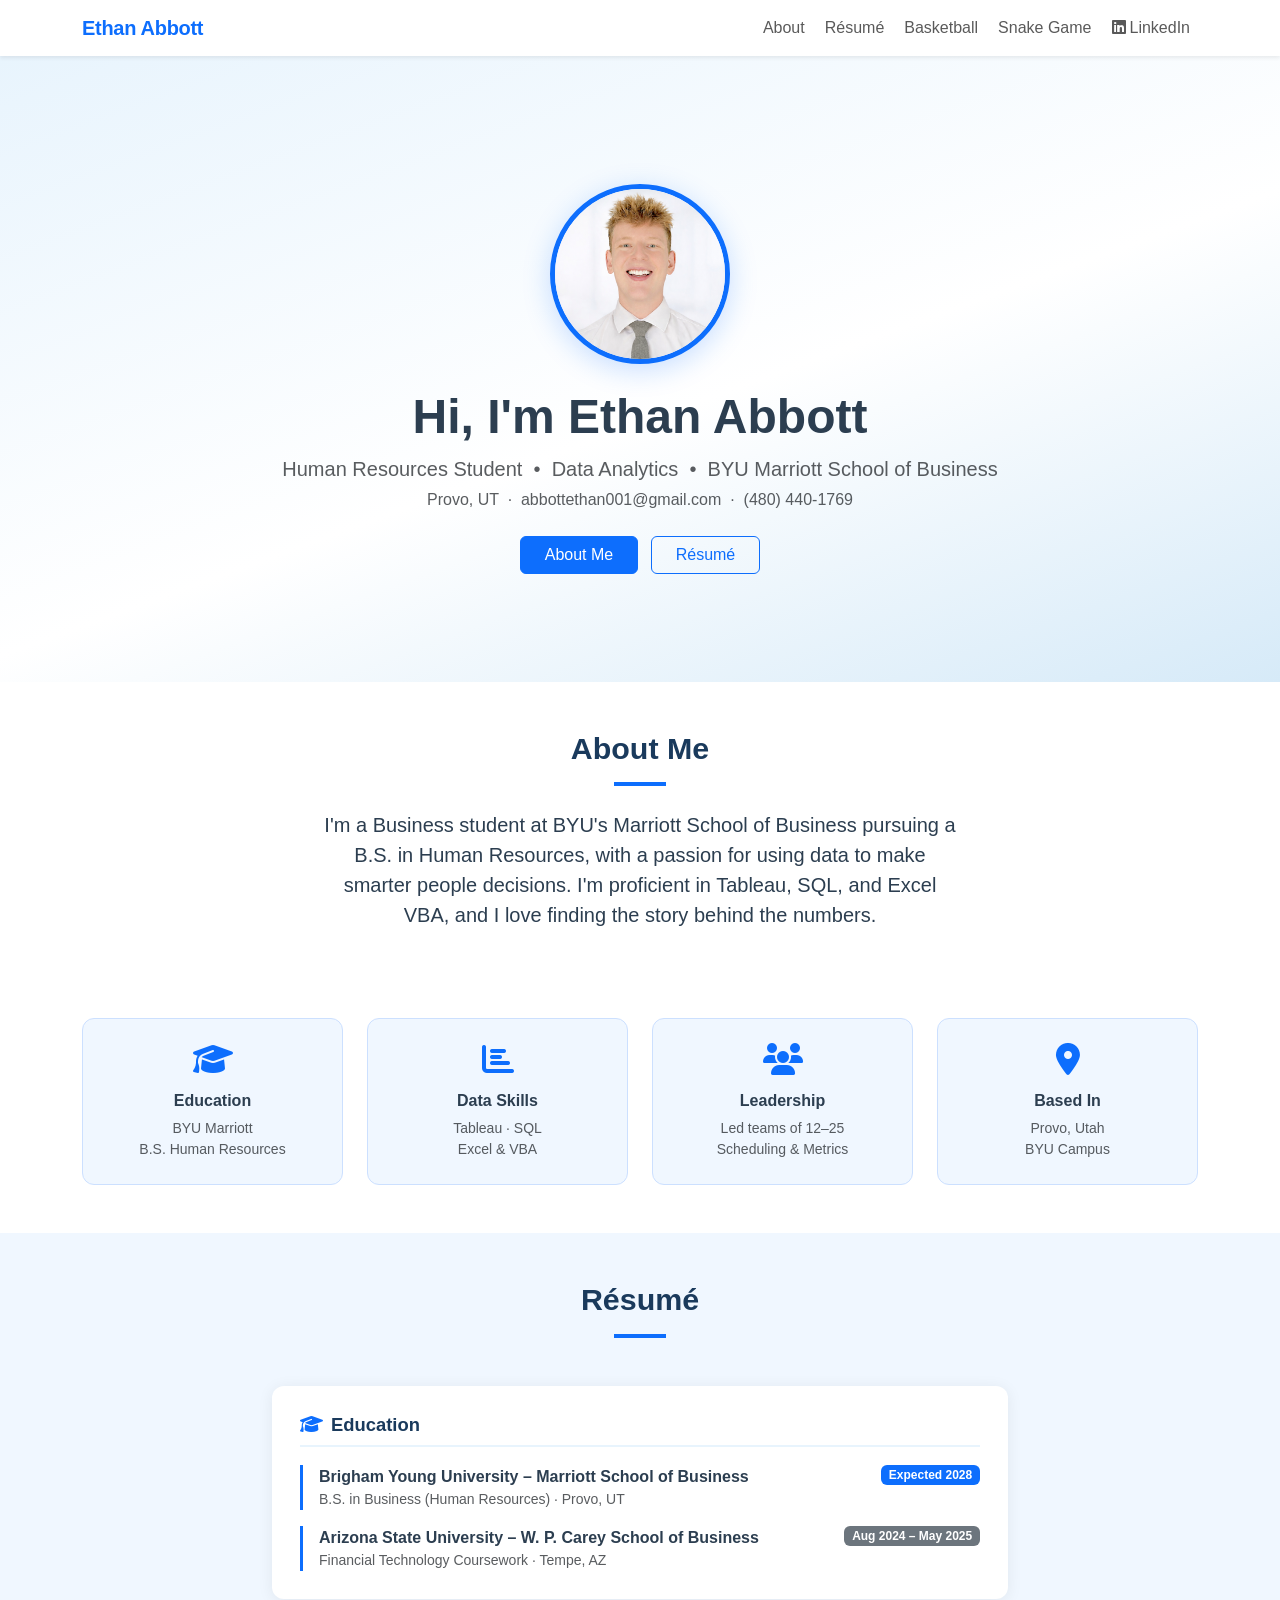
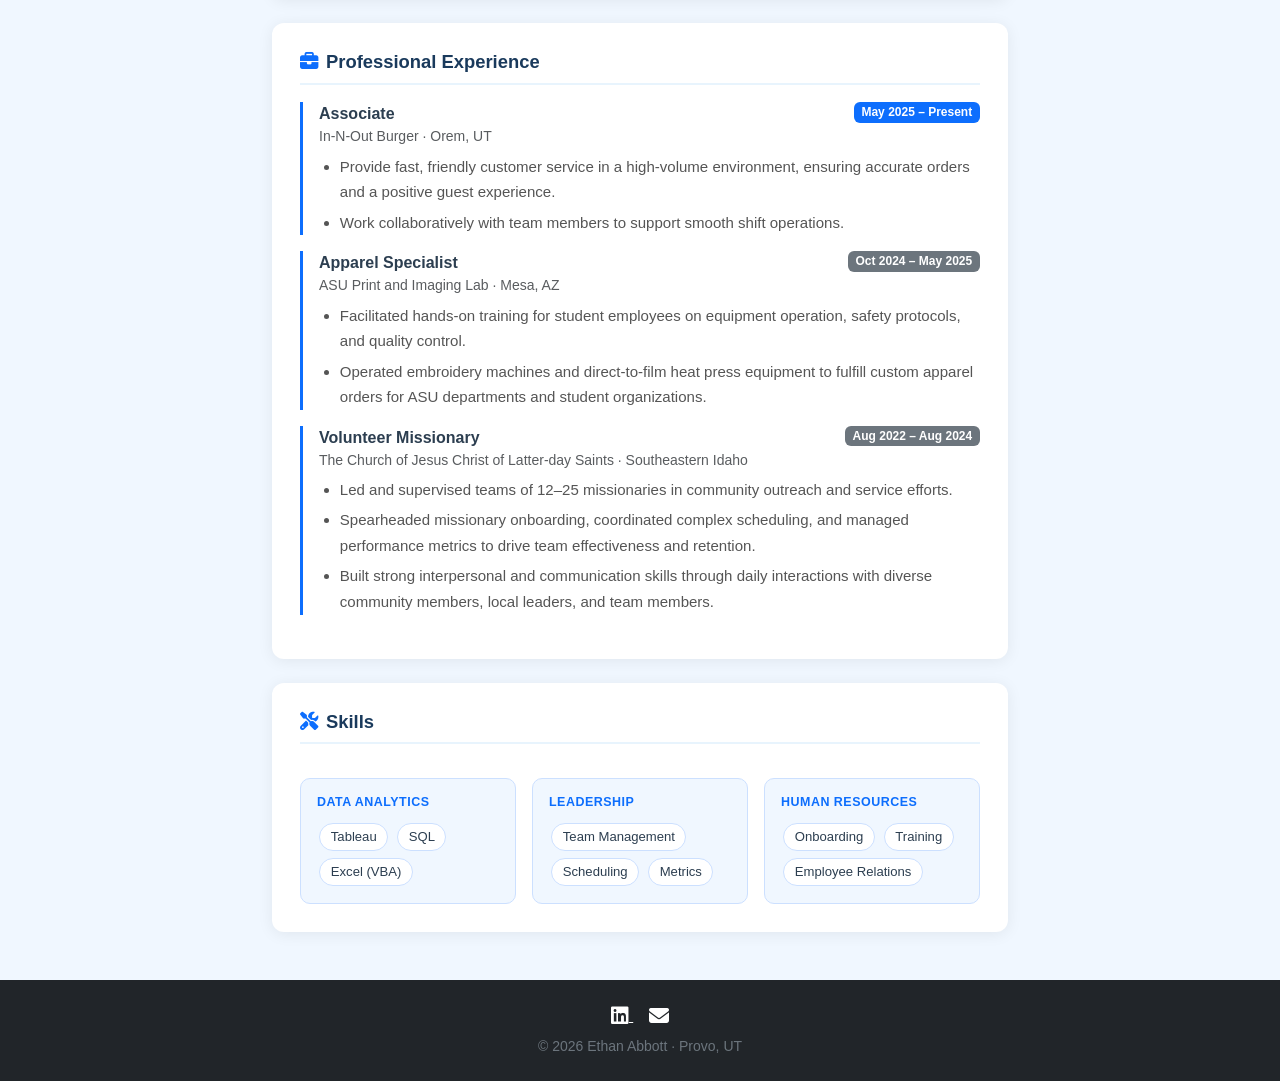
<file: index.html>
<!DOCTYPE html>
<html lang="en">
<head>
    <meta charset="UTF-8">
    <meta name="viewport" content="width=device-width, initial-scale=1.0">
    <title>Ethan Abbott | About Me</title>
    <link href="https://cdn.jsdelivr.net/npm/bootstrap@5.3.0/dist/css/bootstrap.min.css" rel="stylesheet">
    <link rel="stylesheet" href="https://cdnjs.cloudflare.com/ajax/libs/font-awesome/6.4.0/css/all.min.css">
    <link rel="stylesheet" href="custom.css">
</head>
<body data-bs-spy="scroll" data-bs-target="#mainNav">

    <!-- ===== NAVBAR ===== -->
    <nav class="navbar navbar-expand-lg navbar-light bg-white shadow-sm sticky-top" id="mainNav">
        <div class="container">
            <a class="navbar-brand fw-bold text-primary" href="#home">Ethan Abbott</a>
            <button class="navbar-toggler" type="button" data-bs-toggle="collapse" data-bs-target="#navMenu">
                <span class="navbar-toggler-icon"></span>
            </button>
            <div class="collapse navbar-collapse" id="navMenu">
                <ul class="navbar-nav ms-auto align-items-lg-center gap-lg-1">
                    <li class="nav-item"><a class="nav-link" href="#about">About</a></li>
                    <li class="nav-item"><a class="nav-link" href="#resume">Résumé</a></li>
                    <li class="nav-item"><a class="nav-link" href="scratch.html">Basketball</a></li>
                    <li class="nav-item"><a class="nav-link" href="webapp.html">Snake Game</a></li>
                    <li class="nav-item">
                        <a class="nav-link" href="https://www.linkedin.com/in/ethan-abbott-17243a340/" target="_blank">
                            <i class="fab fa-linkedin me-1"></i>LinkedIn
                        </a>
                    </li>
                </ul>
            </div>
        </div>
    </nav>

    <!-- ===== HERO ===== -->
    <section id="home" class="hero-section">
        <div class="container text-center py-5">
            <img src="profile picture.png" alt="Ethan Abbott" class="profile-photo mb-4">
            <h1 class="display-5 fw-bold mb-2">Hi, I'm Ethan Abbott</h1>
            <p class="lead text-muted mb-1">Human Resources Student &nbsp;&bull;&nbsp; Data Analytics &nbsp;&bull;&nbsp; BYU Marriott School of Business</p>
            <p class="text-muted mb-4">Provo, UT &nbsp;&middot;&nbsp; abbottethan001@gmail.com &nbsp;&middot;&nbsp; (480) 440-1769</p>
            <a href="#about" class="btn btn-primary px-4 me-2">About Me</a>
            <a href="#resume" class="btn btn-outline-primary px-4">Résumé</a>
        </div>
    </section>

    <!-- ===== ABOUT ===== -->
    <section id="about" class="py-5 bg-white">
        <div class="container">
            <div class="row justify-content-center">
                <div class="col-lg-7 text-center">
                    <h2 class="section-title">About Me</h2>
                    <hr class="section-rule mx-auto mb-4">
                    <p class="lead mb-3">
                        I'm a Business student at BYU's Marriott School of Business pursuing a B.S. in Human Resources,
                        with a passion for using data to make smarter people decisions.
                        I'm proficient in Tableau, SQL, and Excel VBA, and I love finding the story behind the numbers.
                    </p>
                </div>
            </div>
            <div class="row justify-content-center mt-5 g-4">
                <div class="col-md-3 col-sm-6">
                    <div class="about-card text-center p-4">
                        <i class="fas fa-graduation-cap fa-2x text-primary mb-3"></i>
                        <h6 class="fw-bold">Education</h6>
                        <p class="small text-muted mb-0">BYU Marriott<br>B.S. Human Resources</p>
                    </div>
                </div>
                <div class="col-md-3 col-sm-6">
                    <div class="about-card text-center p-4">
                        <i class="fas fa-chart-bar fa-2x text-primary mb-3"></i>
                        <h6 class="fw-bold">Data Skills</h6>
                        <p class="small text-muted mb-0">Tableau &middot; SQL<br>Excel &amp; VBA</p>
                    </div>
                </div>
                <div class="col-md-3 col-sm-6">
                    <div class="about-card text-center p-4">
                        <i class="fas fa-users fa-2x text-primary mb-3"></i>
                        <h6 class="fw-bold">Leadership</h6>
                        <p class="small text-muted mb-0">Led teams of 12&ndash;25<br>Scheduling &amp; Metrics</p>
                    </div>
                </div>
                <div class="col-md-3 col-sm-6">
                    <div class="about-card text-center p-4">
                        <i class="fas fa-map-marker-alt fa-2x text-primary mb-3"></i>
                        <h6 class="fw-bold">Based In</h6>
                        <p class="small text-muted mb-0">Provo, Utah<br>BYU Campus</p>
                    </div>
                </div>
            </div>
        </div>
    </section>

    <!-- ===== RESUME ===== -->
    <section id="resume" class="py-5 resume-bg">
        <div class="container">
            <div class="row justify-content-center">
                <div class="col-lg-8">
                    <h2 class="section-title text-center">Résumé</h2>
                    <hr class="section-rule mx-auto mb-5">

                    <!-- Education -->
                    <div class="resume-block mb-4">
                        <h4 class="resume-block-title">
                            <i class="fas fa-graduation-cap text-primary me-2"></i>Education
                        </h4>
                        <div class="resume-entry">
                            <div class="d-flex justify-content-between flex-wrap gap-1">
                                <div>
                                    <strong>Brigham Young University &ndash; Marriott School of Business</strong>
                                    <div class="text-muted small">B.S. in Business (Human Resources) &middot; Provo, UT</div>
                                </div>
                                <span class="badge bg-primary align-self-start">Expected 2028</span>
                            </div>
                        </div>
                        <div class="resume-entry mt-3">
                            <div class="d-flex justify-content-between flex-wrap gap-1">
                                <div>
                                    <strong>Arizona State University &ndash; W.&nbsp;P. Carey School of Business</strong>
                                    <div class="text-muted small">Financial Technology Coursework &middot; Tempe, AZ</div>
                                </div>
                                <span class="badge bg-secondary align-self-start">Aug 2024 &ndash; May 2025</span>
                            </div>
                        </div>
                    </div>

                    <!-- Experience -->
                    <div class="resume-block mb-4">
                        <h4 class="resume-block-title">
                            <i class="fas fa-briefcase text-primary me-2"></i>Professional Experience
                        </h4>

                        <div class="resume-entry">
                            <div class="d-flex justify-content-between flex-wrap gap-1 mb-1">
                                <div>
                                    <strong>Associate</strong>
                                    <div class="text-muted small">In-N-Out Burger &middot; Orem, UT</div>
                                </div>
                                <span class="badge bg-primary align-self-start">May 2025 &ndash; Present</span>
                            </div>
                            <ul class="resume-list">
                                <li>Provide fast, friendly customer service in a high-volume environment, ensuring accurate orders and a positive guest experience.</li>
                                <li>Work collaboratively with team members to support smooth shift operations.</li>
                            </ul>
                        </div>

                        <div class="resume-entry mt-3">
                            <div class="d-flex justify-content-between flex-wrap gap-1 mb-1">
                                <div>
                                    <strong>Apparel Specialist</strong>
                                    <div class="text-muted small">ASU Print and Imaging Lab &middot; Mesa, AZ</div>
                                </div>
                                <span class="badge bg-secondary align-self-start">Oct 2024 &ndash; May 2025</span>
                            </div>
                            <ul class="resume-list">
                                <li>Facilitated hands-on training for student employees on equipment operation, safety protocols, and quality control.</li>
                                <li>Operated embroidery machines and direct-to-film heat press equipment to fulfill custom apparel orders for ASU departments and student organizations.</li>
                            </ul>
                        </div>

                        <div class="resume-entry mt-3">
                            <div class="d-flex justify-content-between flex-wrap gap-1 mb-1">
                                <div>
                                    <strong>Volunteer Missionary</strong>
                                    <div class="text-muted small">The Church of Jesus Christ of Latter-day Saints &middot; Southeastern Idaho</div>
                                </div>
                                <span class="badge bg-secondary align-self-start">Aug 2022 &ndash; Aug 2024</span>
                            </div>
                            <ul class="resume-list">
                                <li>Led and supervised teams of 12&ndash;25 missionaries in community outreach and service efforts.</li>
                                <li>Spearheaded missionary onboarding, coordinated complex scheduling, and managed performance metrics to drive team effectiveness and retention.</li>
                                <li>Built strong interpersonal and communication skills through daily interactions with diverse community members, local leaders, and team members.</li>
                            </ul>
                        </div>
                    </div>

                    <!-- Skills -->
                    <div class="resume-block">
                        <h4 class="resume-block-title">
                            <i class="fas fa-tools text-primary me-2"></i>Skills
                        </h4>
                        <div class="row g-3 mt-1">
                            <div class="col-sm-4">
                                <div class="skill-pill-group">
                                    <div class="skill-group-label">Data Analytics</div>
                                    <span class="skill-pill">Tableau</span>
                                    <span class="skill-pill">SQL</span>
                                    <span class="skill-pill">Excel (VBA)</span>
                                </div>
                            </div>
                            <div class="col-sm-4">
                                <div class="skill-pill-group">
                                    <div class="skill-group-label">Leadership</div>
                                    <span class="skill-pill">Team Management</span>
                                    <span class="skill-pill">Scheduling</span>
                                    <span class="skill-pill">Metrics</span>
                                </div>
                            </div>
                            <div class="col-sm-4">
                                <div class="skill-pill-group">
                                    <div class="skill-group-label">Human Resources</div>
                                    <span class="skill-pill">Onboarding</span>
                                    <span class="skill-pill">Training</span>
                                    <span class="skill-pill">Employee Relations</span>
                                </div>
                            </div>
                        </div>
                    </div>

                </div>
            </div>
        </div>
    </section>

    <!-- ===== FOOTER ===== -->
    <footer class="py-4 bg-dark text-white text-center">
        <div class="container">
            <div class="mb-2">
                <a href="https://www.linkedin.com/in/ethan-abbott-17243a340/" target="_blank" class="text-white me-3 footer-icon">
                    <i class="fab fa-linkedin fa-lg"></i>
                </a>
                <a href="mailto:abbottethan001@gmail.com" class="text-white footer-icon">
                    <i class="fas fa-envelope fa-lg"></i>
                </a>
            </div>
            <p class="small text-secondary mb-0">&copy; 2026 Ethan Abbott &middot; Provo, UT</p>
        </div>
    </footer>

    <script src="https://cdn.jsdelivr.net/npm/bootstrap@5.3.0/dist/js/bootstrap.bundle.min.js"></script>
</body>
</html>
</file>
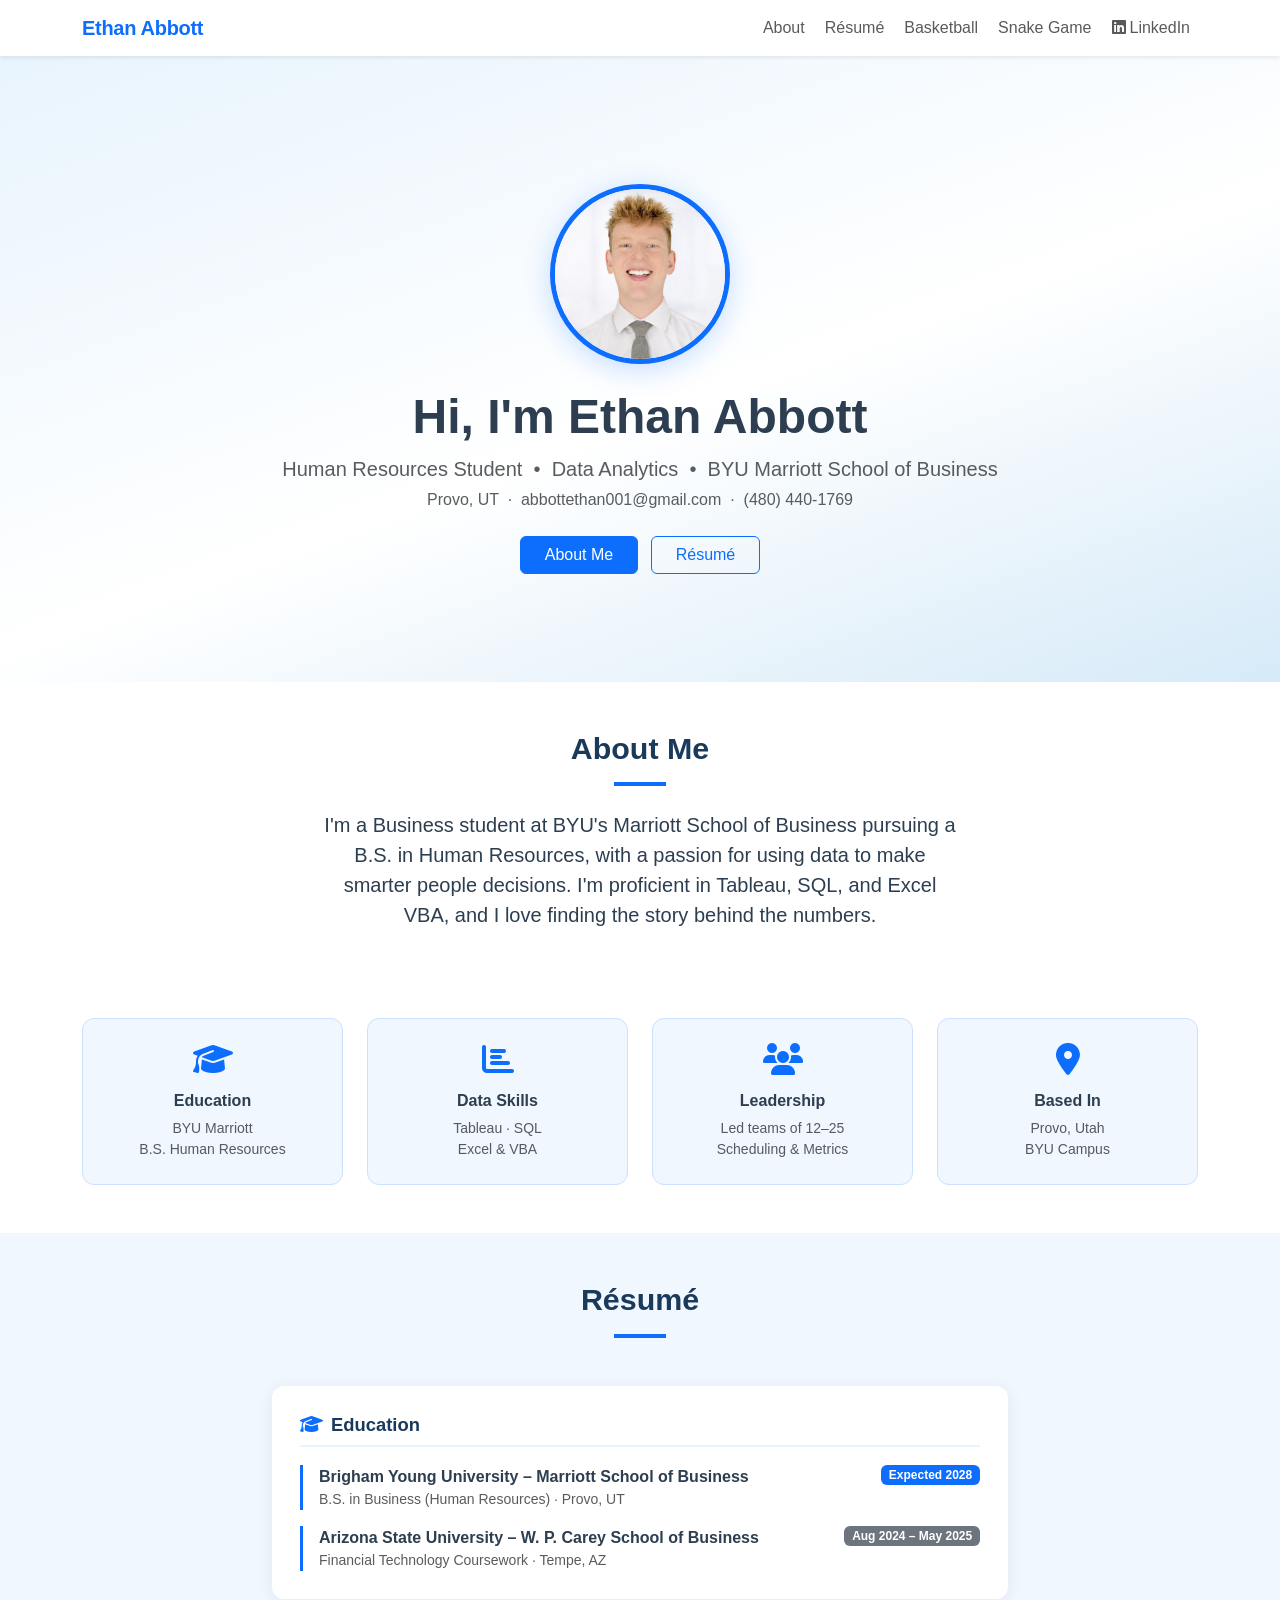
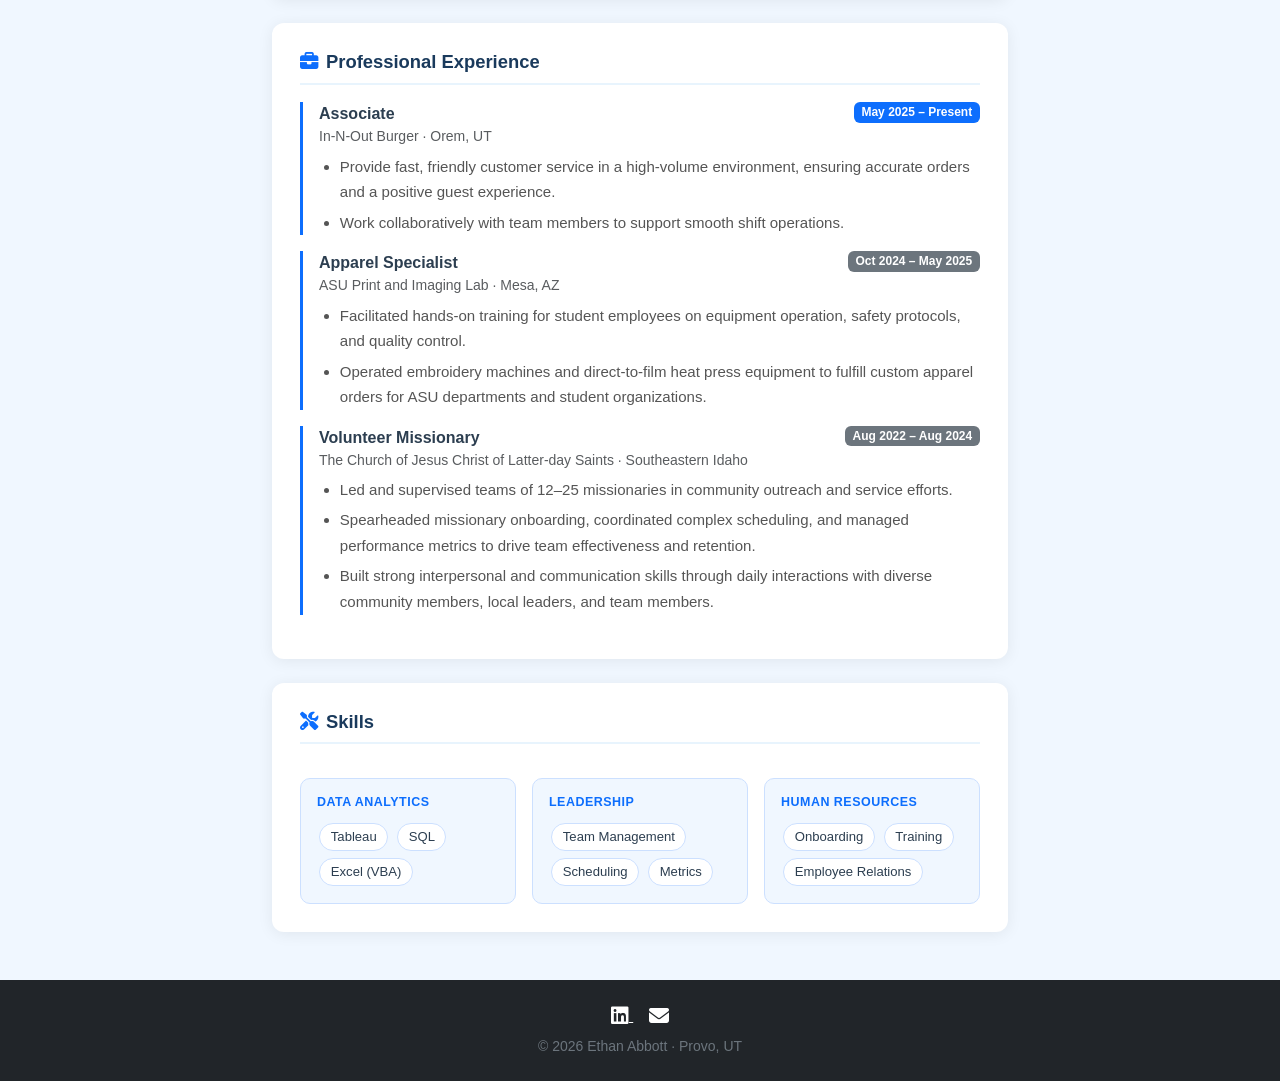
<file: is201 final project/index.html>
<!DOCTYPE html>
<html lang="en">
<head>
    <meta charset="UTF-8">
    <meta name="viewport" content="width=device-width, initial-scale=1.0">
    <title>Ethan Abbott | About Me</title>
    <link href="https://cdn.jsdelivr.net/npm/bootstrap@5.3.0/dist/css/bootstrap.min.css" rel="stylesheet">
    <link rel="stylesheet" href="https://cdnjs.cloudflare.com/ajax/libs/font-awesome/6.4.0/css/all.min.css">
    <link rel="stylesheet" href="custom.css">
</head>
<body data-bs-spy="scroll" data-bs-target="#mainNav">

    <!-- ===== NAVBAR ===== -->
    <nav class="navbar navbar-expand-lg navbar-light bg-white shadow-sm sticky-top" id="mainNav">
        <div class="container">
            <a class="navbar-brand fw-bold text-primary" href="#home">Ethan Abbott</a>
            <button class="navbar-toggler" type="button" data-bs-toggle="collapse" data-bs-target="#navMenu">
                <span class="navbar-toggler-icon"></span>
            </button>
            <div class="collapse navbar-collapse" id="navMenu">
                <ul class="navbar-nav ms-auto align-items-lg-center gap-lg-1">
                    <li class="nav-item"><a class="nav-link" href="#about">About</a></li>
                    <li class="nav-item"><a class="nav-link" href="#resume">Résumé</a></li>
                    <li class="nav-item"><a class="nav-link" href="scratch.html">Basketball</a></li>
                    <li class="nav-item"><a class="nav-link" href="webapp.html">Snake Game</a></li>
                    <li class="nav-item">
                        <a class="nav-link" href="https://www.linkedin.com/in/ethan-abbott-17243a340/" target="_blank">
                            <i class="fab fa-linkedin me-1"></i>LinkedIn
                        </a>
                    </li>
                </ul>
            </div>
        </div>
    </nav>

    <!-- ===== HERO ===== -->
    <section id="home" class="hero-section">
        <div class="container text-center py-5">
            <img src="images/ethan.jpg" alt="Ethan Abbott" class="profile-photo mb-4">
            <h1 class="display-5 fw-bold mb-2">Hi, I'm Ethan Abbott</h1>
            <p class="lead text-muted mb-1">Human Resources Student &nbsp;&bull;&nbsp; Data Analytics &nbsp;&bull;&nbsp; BYU Marriott School of Business</p>
            <p class="text-muted mb-4">Provo, UT &nbsp;&middot;&nbsp; abbottethan001@gmail.com &nbsp;&middot;&nbsp; (480) 440-1769</p>
            <a href="#about" class="btn btn-primary px-4 me-2">About Me</a>
            <a href="#resume" class="btn btn-outline-primary px-4">Résumé</a>
        </div>
    </section>

    <!-- ===== ABOUT ===== -->
    <section id="about" class="py-5 bg-white">
        <div class="container">
            <div class="row justify-content-center">
                <div class="col-lg-7 text-center">
                    <h2 class="section-title">About Me</h2>
                    <hr class="section-rule mx-auto mb-4">
                    <p class="lead mb-3">
                        I'm a Business student at BYU's Marriott School of Business pursuing a B.S. in Human Resources,
                        with a passion for using data to make smarter people decisions.
                        I'm proficient in Tableau, SQL, and Excel VBA, and I love finding the story behind the numbers.
                    </p>
                </div>
            </div>
            <div class="row justify-content-center mt-5 g-4">
                <div class="col-md-3 col-sm-6">
                    <div class="about-card text-center p-4">
                        <i class="fas fa-graduation-cap fa-2x text-primary mb-3"></i>
                        <h6 class="fw-bold">Education</h6>
                        <p class="small text-muted mb-0">BYU Marriott<br>B.S. Human Resources</p>
                    </div>
                </div>
                <div class="col-md-3 col-sm-6">
                    <div class="about-card text-center p-4">
                        <i class="fas fa-chart-bar fa-2x text-primary mb-3"></i>
                        <h6 class="fw-bold">Data Skills</h6>
                        <p class="small text-muted mb-0">Tableau &middot; SQL<br>Excel &amp; VBA</p>
                    </div>
                </div>
                <div class="col-md-3 col-sm-6">
                    <div class="about-card text-center p-4">
                        <i class="fas fa-users fa-2x text-primary mb-3"></i>
                        <h6 class="fw-bold">Leadership</h6>
                        <p class="small text-muted mb-0">Led teams of 12&ndash;25<br>Scheduling &amp; Metrics</p>
                    </div>
                </div>
                <div class="col-md-3 col-sm-6">
                    <div class="about-card text-center p-4">
                        <i class="fas fa-map-marker-alt fa-2x text-primary mb-3"></i>
                        <h6 class="fw-bold">Based In</h6>
                        <p class="small text-muted mb-0">Provo, Utah<br>BYU Campus</p>
                    </div>
                </div>
            </div>
        </div>
    </section>

    <!-- ===== RESUME ===== -->
    <section id="resume" class="py-5 resume-bg">
        <div class="container">
            <div class="row justify-content-center">
                <div class="col-lg-8">
                    <h2 class="section-title text-center">Résumé</h2>
                    <hr class="section-rule mx-auto mb-5">

                    <!-- Education -->
                    <div class="resume-block mb-4">
                        <h4 class="resume-block-title">
                            <i class="fas fa-graduation-cap text-primary me-2"></i>Education
                        </h4>
                        <div class="resume-entry">
                            <div class="d-flex justify-content-between flex-wrap gap-1">
                                <div>
                                    <strong>Brigham Young University &ndash; Marriott School of Business</strong>
                                    <div class="text-muted small">B.S. in Business (Human Resources) &middot; Provo, UT</div>
                                </div>
                                <span class="badge bg-primary align-self-start">Expected 2028</span>
                            </div>
                        </div>
                        <div class="resume-entry mt-3">
                            <div class="d-flex justify-content-between flex-wrap gap-1">
                                <div>
                                    <strong>Arizona State University &ndash; W.&nbsp;P. Carey School of Business</strong>
                                    <div class="text-muted small">Financial Technology Coursework &middot; Tempe, AZ</div>
                                </div>
                                <span class="badge bg-secondary align-self-start">Aug 2024 &ndash; May 2025</span>
                            </div>
                        </div>
                    </div>

                    <!-- Experience -->
                    <div class="resume-block mb-4">
                        <h4 class="resume-block-title">
                            <i class="fas fa-briefcase text-primary me-2"></i>Professional Experience
                        </h4>

                        <div class="resume-entry">
                            <div class="d-flex justify-content-between flex-wrap gap-1 mb-1">
                                <div>
                                    <strong>Associate</strong>
                                    <div class="text-muted small">In-N-Out Burger &middot; Orem, UT</div>
                                </div>
                                <span class="badge bg-primary align-self-start">May 2025 &ndash; Present</span>
                            </div>
                            <ul class="resume-list">
                                <li>Provide fast, friendly customer service in a high-volume environment, ensuring accurate orders and a positive guest experience.</li>
                                <li>Work collaboratively with team members to support smooth shift operations.</li>
                            </ul>
                        </div>

                        <div class="resume-entry mt-3">
                            <div class="d-flex justify-content-between flex-wrap gap-1 mb-1">
                                <div>
                                    <strong>Apparel Specialist</strong>
                                    <div class="text-muted small">ASU Print and Imaging Lab &middot; Mesa, AZ</div>
                                </div>
                                <span class="badge bg-secondary align-self-start">Oct 2024 &ndash; May 2025</span>
                            </div>
                            <ul class="resume-list">
                                <li>Facilitated hands-on training for student employees on equipment operation, safety protocols, and quality control.</li>
                                <li>Operated embroidery machines and direct-to-film heat press equipment to fulfill custom apparel orders for ASU departments and student organizations.</li>
                            </ul>
                        </div>

                        <div class="resume-entry mt-3">
                            <div class="d-flex justify-content-between flex-wrap gap-1 mb-1">
                                <div>
                                    <strong>Volunteer Missionary</strong>
                                    <div class="text-muted small">The Church of Jesus Christ of Latter-day Saints &middot; Southeastern Idaho</div>
                                </div>
                                <span class="badge bg-secondary align-self-start">Aug 2022 &ndash; Aug 2024</span>
                            </div>
                            <ul class="resume-list">
                                <li>Led and supervised teams of 12&ndash;25 missionaries in community outreach and service efforts.</li>
                                <li>Spearheaded missionary onboarding, coordinated complex scheduling, and managed performance metrics to drive team effectiveness and retention.</li>
                                <li>Built strong interpersonal and communication skills through daily interactions with diverse community members, local leaders, and team members.</li>
                            </ul>
                        </div>
                    </div>

                    <!-- Skills -->
                    <div class="resume-block">
                        <h4 class="resume-block-title">
                            <i class="fas fa-tools text-primary me-2"></i>Skills
                        </h4>
                        <div class="row g-3 mt-1">
                            <div class="col-sm-4">
                                <div class="skill-pill-group">
                                    <div class="skill-group-label">Data Analytics</div>
                                    <span class="skill-pill">Tableau</span>
                                    <span class="skill-pill">SQL</span>
                                    <span class="skill-pill">Excel (VBA)</span>
                                </div>
                            </div>
                            <div class="col-sm-4">
                                <div class="skill-pill-group">
                                    <div class="skill-group-label">Leadership</div>
                                    <span class="skill-pill">Team Management</span>
                                    <span class="skill-pill">Scheduling</span>
                                    <span class="skill-pill">Metrics</span>
                                </div>
                            </div>
                            <div class="col-sm-4">
                                <div class="skill-pill-group">
                                    <div class="skill-group-label">Human Resources</div>
                                    <span class="skill-pill">Onboarding</span>
                                    <span class="skill-pill">Training</span>
                                    <span class="skill-pill">Employee Relations</span>
                                </div>
                            </div>
                        </div>
                    </div>

                </div>
            </div>
        </div>
    </section>

    <!-- ===== FOOTER ===== -->
    <footer class="py-4 bg-dark text-white text-center">
        <div class="container">
            <div class="mb-2">
                <a href="https://www.linkedin.com/in/ethan-abbott-17243a340/" target="_blank" class="text-white me-3 footer-icon">
                    <i class="fab fa-linkedin fa-lg"></i>
                </a>
                <a href="mailto:abbottethan001@gmail.com" class="text-white footer-icon">
                    <i class="fas fa-envelope fa-lg"></i>
                </a>
            </div>
            <p class="small text-secondary mb-0">&copy; 2026 Ethan Abbott &middot; Provo, UT</p>
        </div>
    </footer>

    <script src="https://cdn.jsdelivr.net/npm/bootstrap@5.3.0/dist/js/bootstrap.bundle.min.js"></script>
</body>
</html>
</file>
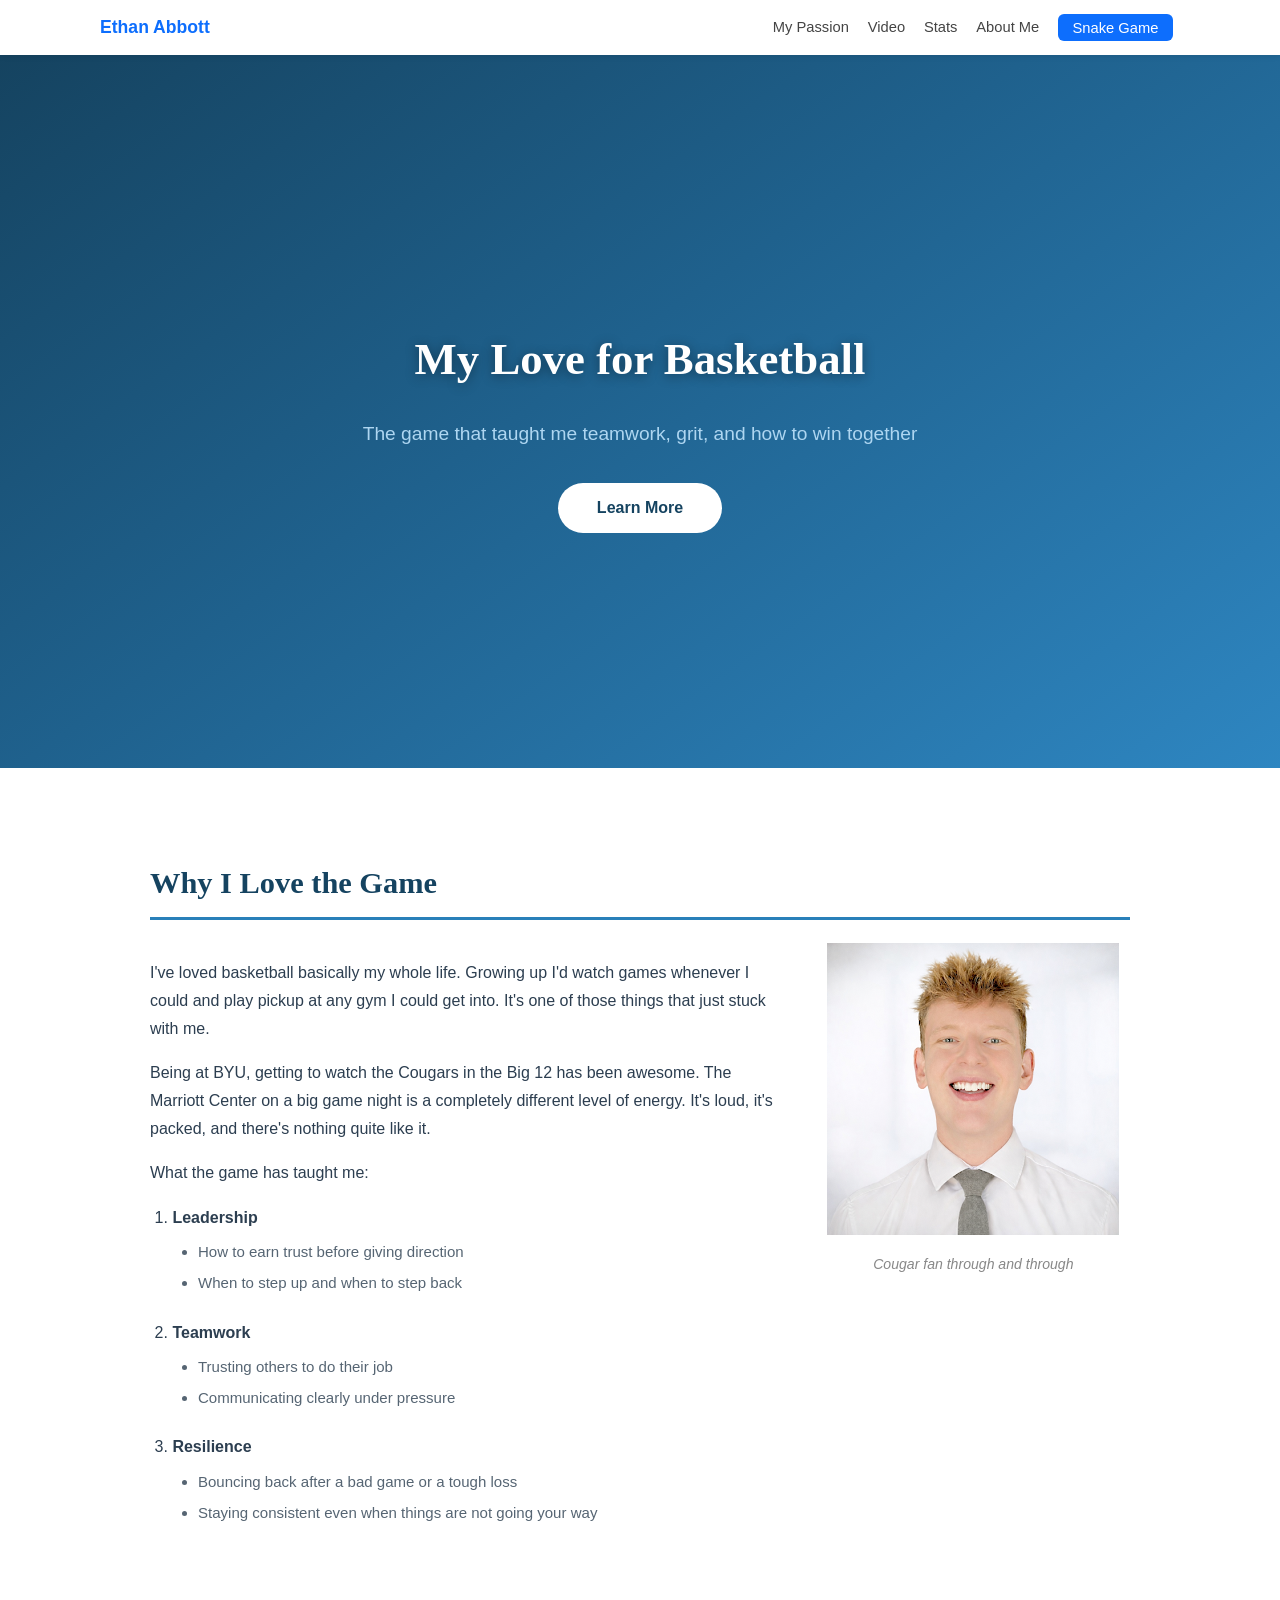
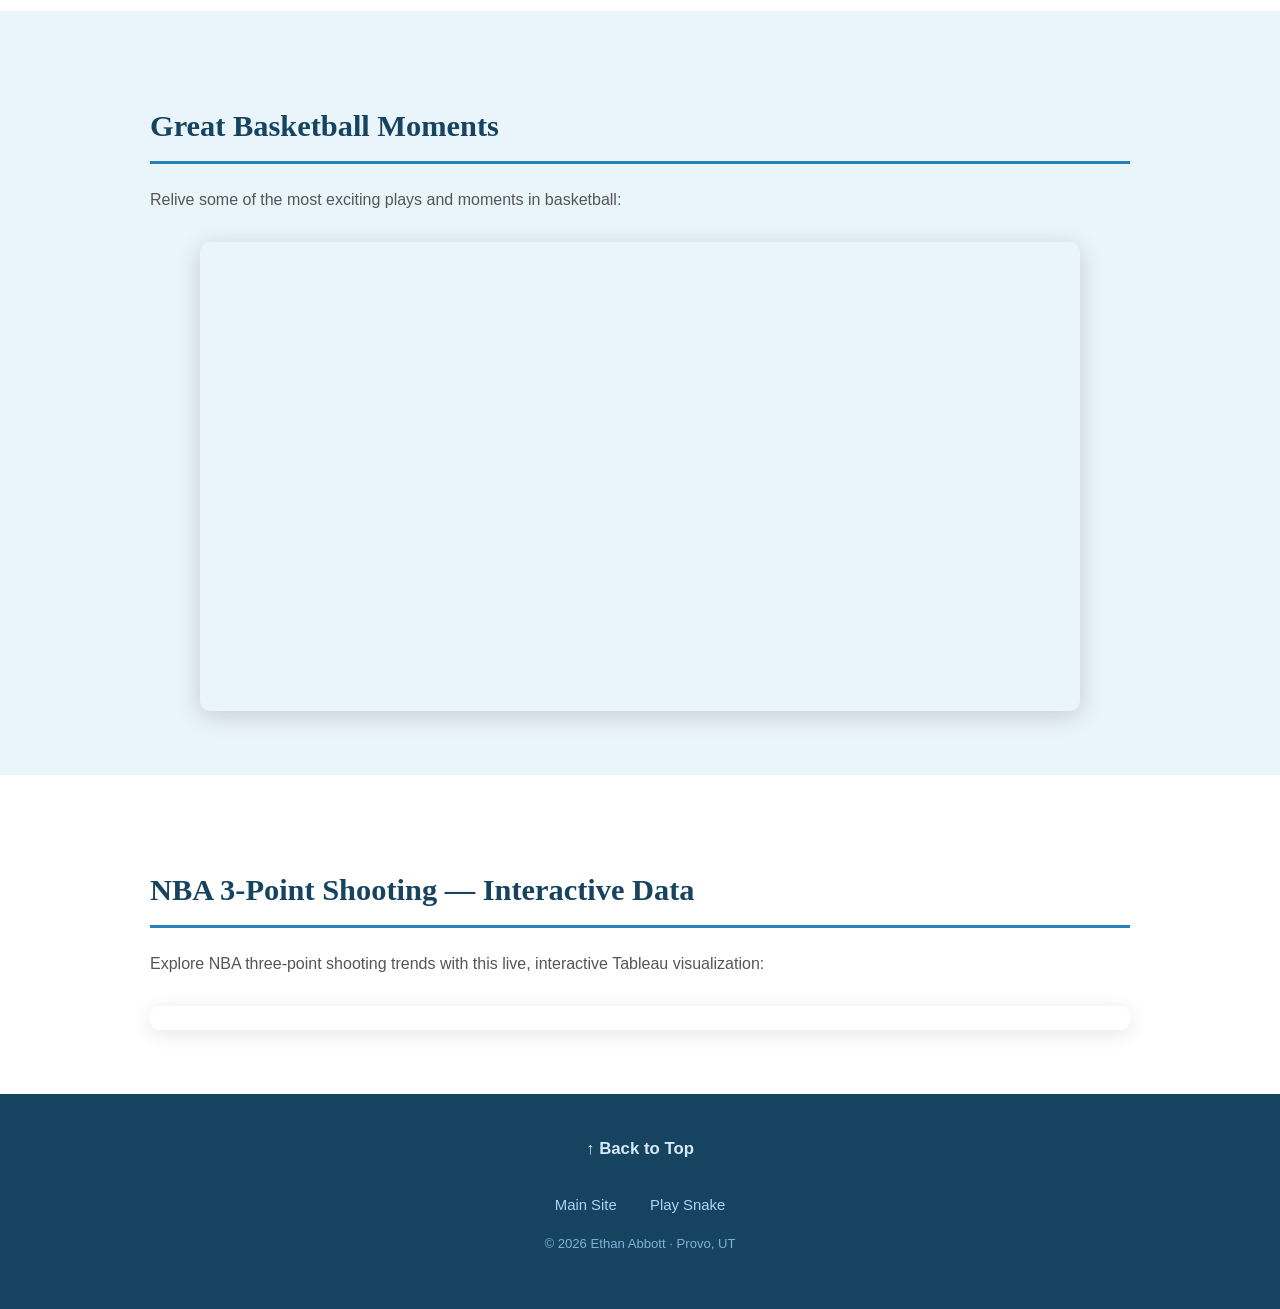
<file: scratch.html>
<!DOCTYPE html>
<html lang="en">
<head>
    <meta charset="UTF-8">
    <meta name="viewport" content="width=device-width, initial-scale=1.0">
    <title>Basketball | Ethan Abbott</title>
    <link rel="stylesheet" href="scratch.css">
</head>
<body>

    <!-- ===== NAV ===== -->
    <nav id="top" class="scratch-nav">
        <div class="nav-inner">
            <a href="index.html" class="nav-brand">Ethan Abbott</a>
            <div class="nav-links">
                <a href="#passion">My Passion</a>
                <a href="#video-sec">Video</a>
                <a href="#tableau-sec">Stats</a>
                <a href="index.html">About Me</a>
                <a href="webapp.html" class="nav-cta">Snake Game</a>
            </div>
        </div>
    </nav>

    <!-- ===== HERO ===== -->
    <div class="hero-wrap">
        <div class="hero-inner">
            <h1>My Love for Basketball</h1>
            <p>The game that taught me teamwork, grit, and how to win together</p>
            <a href="#passion" class="hero-btn">Learn More</a>
        </div>
    </div>

    <!-- ===== PASSION SECTION ===== -->
    <div id="passion" class="sec-wrap">
        <div class="sec-inner">

            <div class="sec-head"><h2>Why I Love the Game</h2></div>

            <div class="two-col">
                <div class="col-text">
                    <p>
                        I've loved basketball basically my whole life. Growing up I'd watch games whenever I could
                        and play pickup at any gym I could get into. It's one of those things that just stuck with me.
                    </p>
                    <p>
                        Being at BYU, getting to watch the Cougars in the Big 12 has been awesome. The Marriott Center
                        on a big game night is a completely different level of energy. It's loud, it's packed, and
                        there's nothing quite like it.
                    </p>
                    <p>What the game has taught me:</p>
                    <ol class="fav-list">
                        <li><strong>Leadership</strong>
                            <ul class="player-list">
                                <li>How to earn trust before giving direction</li>
                                <li>When to step up and when to step back</li>
                            </ul>
                        </li>
                        <li><strong>Teamwork</strong>
                            <ul class="player-list">
                                <li>Trusting others to do their job</li>
                                <li>Communicating clearly under pressure</li>
                            </ul>
                        </li>
                        <li><strong>Resilience</strong>
                            <ul class="player-list">
                                <li>Bouncing back after a bad game or a tough loss</li>
                                <li>Staying consistent even when things are not going your way</li>
                            </ul>
                        </li>
                    </ol>
                </div>
                <div class="col-photo">
                    <img src="profile picture.png" alt="Ethan Abbott" class="profile-photo mb-4">
                    <p class="photo-cap">Cougar fan through and through</p>
                </div>
            </div>
        </div>
    </div>



    <!-- ===== YOUTUBE VIDEO (RUBRIC) ===== -->
    <div id="video-sec" class="sec-wrap alt">
        <div class="sec-inner">
            <div class="sec-head"><h2>Great Basketball Moments</h2></div>
            <p class="sec-intro">Relive some of the most exciting plays and moments in basketball:</p>
            <div class="video-box">
                <!-- RUBRIC: Embedded YouTube video -->
                <iframe
                    width="100%"
                    height="460"
                    src="https://www.youtube.com/embed/waT_KFeffTs"
                    title="Basketball Highlights"
                    frameborder="0"
                    allow="accelerometer; autoplay; clipboard-write; encrypted-media; gyroscope; picture-in-picture; web-share"
                    allowfullscreen>
                </iframe>
            </div>
        </div>
    </div>

    <!-- ===== TABLEAU (RUBRIC) ===== -->
    <div id="tableau-sec" class="sec-wrap">
        <div class="sec-inner">
            <div class="sec-head"><h2>NBA 3-Point Shooting &mdash; Interactive Data</h2></div>
            <p class="sec-intro">
                Explore NBA three-point shooting trends with this live, interactive Tableau visualization:
            </p>
            <div class="tableau-box">
                <!-- RUBRIC: Live interactive Tableau graph -->
                <div class='tableauPlaceholder' id='viz1' style='position:relative; width:100%;'>
                    <noscript>
                        <a href='#'>
                            <img alt='NBA 3 Pointers' src='https://public.tableau.com/static/images/NB/NBA3Pointers_15548396360400/Sheet2/1_rss.png' style='border:none' />
                        </a>
                    </noscript>
                    <object class='tableauViz' style='display:none; width:100%;'>
                        <param name='host_url' value='https%3A%2F%2Fpublic.tableau.com%2F' />
                        <param name='embed_code_version' value='3' />
                        <param name='site_root' value='' />
                        <param name='name' value='NBA3Pointers_15548396360400/Sheet2' />
                        <param name='tabs' value='no' />
                        <param name='toolbar' value='yes' />
                        <param name='animate_transition' value='yes' />
                        <param name='display_static_image' value='yes' />
                        <param name='display_spinner' value='yes' />
                        <param name='display_overlay' value='yes' />
                        <param name='display_count' value='yes' />
                        <param name='language' value='en-US' />
                    </object>
                </div>
                <script type='text/javascript'>
                    var divElement = document.getElementById('viz1');
                    var vizElement = divElement.getElementsByTagName('object')[0];
                    vizElement.style.width  = '100%';
                    vizElement.style.height = (divElement.offsetWidth * 0.75) + 'px';
                    var scriptElement = document.createElement('script');
                    scriptElement.src = 'https://public.tableau.com/javascripts/api/viz_v1.js';
                    vizElement.parentNode.insertBefore(scriptElement, vizElement);
                </script>
            </div>
        </div>
    </div>

    <!-- ===== FOOTER (back to top anchor — RUBRIC) ===== -->
    <footer class="scratch-footer">
        <div class="footer-inner">
            <a href="#top" class="back-top">&#8593; Back to Top</a>
            <div class="footer-links">
                <a href="index.html">Main Site</a>
                <a href="webapp.html">Play Snake</a>
            </div>
            <p class="footer-copy">&copy; 2026 Ethan Abbott &middot; Provo, UT</p>
        </div>
    </footer>

</body>
</html>
</file>
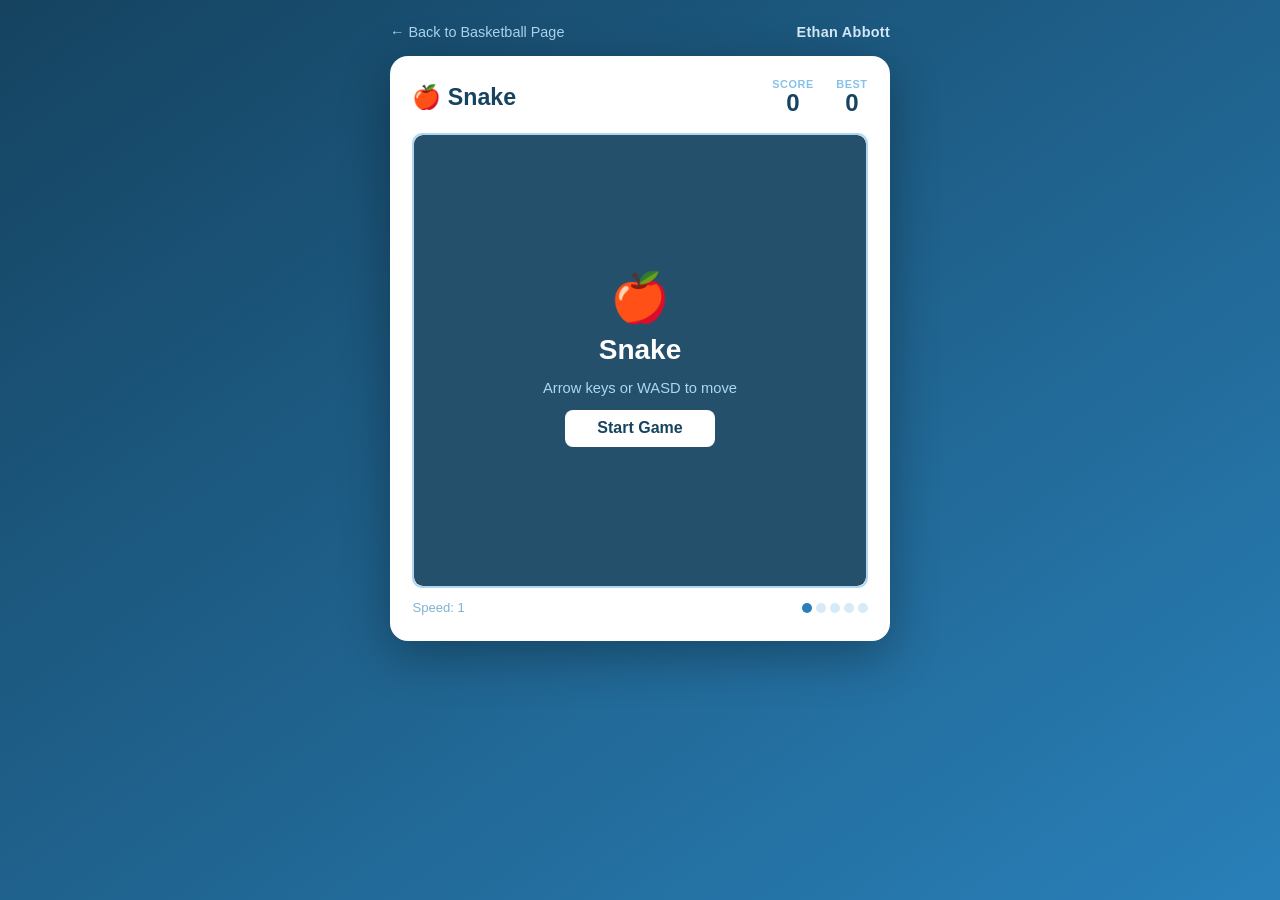
<file: webapp.html>
<!DOCTYPE html>
<html lang="en">
<head>
    <meta charset="UTF-8">
    <meta name="viewport" content="width=device-width, initial-scale=1.0">
    <title>Snake Game | Ethan Abbott</title>
    <style>
        *, *::before, *::after { box-sizing: border-box; margin: 0; padding: 0; }

        body {
            font-family: 'Segoe UI', Tahoma, sans-serif;
            background: linear-gradient(145deg, #154360 0%, #2980b9 100%);
            min-height: 100vh;
            display: flex;
            flex-direction: column;
            align-items: center;
            justify-content: flex-start;
            padding: 1.5rem 1rem 2.5rem;
        }

        /* ── Top bar ── */
        .top-bar {
            width: 100%;
            max-width: 500px;
            display: flex;
            justify-content: space-between;
            align-items: center;
            margin-bottom: 1rem;
        }

        .back-link {
            color: #aed6f1;
            text-decoration: none;
            font-size: 0.9rem;
            transition: color 0.2s;
        }
        .back-link:hover { color: #fff; }

        .page-label {
            color: #d6eaf8;
            font-size: 0.9rem;
            font-weight: 600;
            letter-spacing: 0.3px;
        }

        /* ── Card ── */
        .card {
            background: #ffffff;
            border-radius: 18px;
            box-shadow: 0 14px 50px rgba(0,0,0,0.32);
            max-width: 500px;
            width: 100%;
            padding: 1.4rem 1.4rem 1.6rem;
        }

        /* ── Header row ── */
        .card-header {
            display: flex;
            justify-content: space-between;
            align-items: center;
            margin-bottom: 1rem;
        }

        .game-title {
            font-size: 1.45rem;
            font-weight: 700;
            color: #154360;
        }

        .score-row {
            display: flex;
            gap: 1.4rem;
        }

        .score-box {
            text-align: center;
        }

        .score-lbl {
            display: block;
            font-size: 0.68rem;
            font-weight: 700;
            text-transform: uppercase;
            letter-spacing: 0.6px;
            color: #85c1e9;
        }

        .score-val {
            display: block;
            font-size: 1.5rem;
            font-weight: 700;
            color: #154360;
            line-height: 1.1;
            min-width: 2ch;
        }

        /* ── Canvas wrapper ── */
        .canvas-wrap {
            position: relative;
            width: 100%;
            aspect-ratio: 1 / 1;
            border-radius: 10px;
            overflow: hidden;
            border: 2px solid #aed6f1;
        }

        canvas {
            display: block;
            width: 100%;
            height: 100%;
        }

        /* ── Overlay ── */
        .overlay {
            position: absolute;
            inset: 0;
            background: rgba(21, 67, 96, 0.93);
            display: flex;
            flex-direction: column;
            align-items: center;
            justify-content: center;
            border-radius: 9px;
            color: #fff;
            gap: 0.7rem;
            padding: 1.5rem;
            text-align: center;
        }

        .overlay-emoji  { font-size: 3rem; line-height: 1; }
        .overlay-title  { font-size: 1.75rem; font-weight: 700; line-height: 1.2; }
        .overlay-sub    { font-size: 0.92rem; color: #aed6f1; line-height: 1.4; }

        .overlay-btn {
            background: #ffffff;
            color: #154360;
            border: none;
            padding: 0.6rem 2rem;
            border-radius: 8px;
            font-size: 1rem;
            font-weight: 700;
            cursor: pointer;
            transition: background 0.18s, transform 0.15s;
            font-family: 'Segoe UI', sans-serif;
        }
        .overlay-btn:hover { background: #aed6f1; transform: scale(1.04); }

        /* ── Speed indicator ── */
        .speed-row {
            display: flex;
            justify-content: space-between;
            align-items: center;
            margin-top: 0.75rem;
            font-size: 0.82rem;
            color: #7fb3d3;
        }

        .speed-pips {
            display: flex;
            gap: 4px;
        }

        .pip {
            width: 10px;
            height: 10px;
            border-radius: 50%;
            background: #d6eaf8;
            transition: background 0.3s;
        }

        .pip.active { background: #2980b9; }

        /* ── D-pad (mobile) ── */
        .dpad {
            display: grid;
            grid-template-areas: ". up ." "left . right" ". down .";
            gap: 4px;
            margin: 1rem auto 0;
            width: fit-content;
        }

        .dpad-btn {
            width: 52px;
            height: 52px;
            background: #eaf4fb;
            border: 2px solid #aed6f1;
            border-radius: 8px;
            font-size: 1.2rem;
            cursor: pointer;
            display: flex;
            align-items: center;
            justify-content: center;
            transition: background 0.15s;
            -webkit-tap-highlight-color: transparent;
            user-select: none;
        }

        .dpad-btn:active { background: #2980b9; color: #fff; border-color: #2980b9; }
        .dpad-up    { grid-area: up;    }
        .dpad-left  { grid-area: left;  }
        .dpad-right { grid-area: right; }
        .dpad-down  { grid-area: down;  }

        @media (min-width: 600px) {
            .dpad { display: none; }
        }
    </style>
</head>
<body>

    <div class="top-bar">
        <a href="scratch.html" class="back-link">&#8592; Back to Basketball Page</a>
        <span class="page-label">Ethan Abbott</span>
    </div>

    <div class="card">

        <div class="card-header">
            <div class="game-title">&#127822; Snake</div>
            <div class="score-row">
                <div class="score-box">
                    <span class="score-lbl">Score</span>
                    <span class="score-val" id="scoreVal">0</span>
                </div>
                <div class="score-box">
                    <span class="score-lbl">Best</span>
                    <span class="score-val" id="bestVal">0</span>
                </div>
            </div>
        </div>

        <div class="canvas-wrap">
            <canvas id="c" width="480" height="480"></canvas>
            <div class="overlay" id="overlay">
                <div class="overlay-emoji" id="ovEmoji">&#127822;</div>
                <div class="overlay-title" id="ovTitle">Snake</div>
                <div class="overlay-sub" id="ovSub">Arrow keys or WASD to move</div>
                <button class="overlay-btn" id="ovBtn">Start Game</button>
            </div>
        </div>

        <div class="speed-row">
            <span id="speedLbl">Speed: 1</span>
            <div class="speed-pips" id="pips">
                <div class="pip active" id="p1"></div>
                <div class="pip" id="p2"></div>
                <div class="pip" id="p3"></div>
                <div class="pip" id="p4"></div>
                <div class="pip" id="p5"></div>
            </div>
        </div>

        <!-- D-pad for touch / mobile -->
        <div class="dpad">
            <button class="dpad-btn dpad-up"    id="du">&#8679;</button>
            <button class="dpad-btn dpad-left"  id="dl">&#8678;</button>
            <button class="dpad-btn dpad-right" id="dr">&#8680;</button>
            <button class="dpad-btn dpad-down"  id="dd">&#8681;</button>
        </div>

    </div>

    <script>
    (function () {
        const canvas  = document.getElementById('c');
        const ctx     = canvas.getContext('2d');
        const W       = canvas.width;
        const GRID    = 16;
        const CELL    = W / GRID;   // 30px per cell

        // Palette
        const C = {
            bg:       '#f0f7ff',
            grid:     '#daeaf7',
            head:     '#154360',
            bodyA:    '#1f618d',
            bodyB:    '#2980b9',
            tail:     '#7fb3d3',
            apple:    '#c0392b',
            appleG:   'rgba(192,57,43,0.28)',
            eyes:     '#ffffff',
            pupil:    '#154360',
        };

        // State
        let snake, prevSnake, dir, inputQueue, food, score, best, rafId, lastMoveTime, moveProgress, state;
        best = 0;

        // ── Speed: ms per grid step ───────────────────────────────
        function speed() {
            const lvl = Math.min(4, Math.floor(score / 5));
            return 175 - lvl * 25;   // 175ms → 75ms over 5 levels
        }

        function levelNum() { return Math.min(5, Math.floor(score / 5) + 1); }

        // ── Init ──────────────────────────────────────────────────
        function init() {
            const mid = Math.floor(GRID / 2);
            snake      = [{ x: mid+1, y: mid }, { x: mid, y: mid }, { x: mid-1, y: mid }];
            prevSnake  = snake.map(s => ({ ...s }));
            dir        = { x: 1, y: 0 };
            inputQueue = [];
            score      = 0;
            state      = 'playing';
            lastMoveTime  = null;
            moveProgress  = 0;
            placeFood();
            updateUI();
            cancelAnimationFrame(rafId);
            rafId = requestAnimationFrame(gameLoop);
        }

        // ── Input queue: buffers up to 2 pending direction changes ──
        function enqueueDir(nd) {
            const ref = inputQueue.length > 0 ? inputQueue[inputQueue.length - 1] : dir;
            if (nd.x === -ref.x && nd.y === -ref.y) return; // no reversing
            if (nd.x === ref.x  && nd.y === ref.y)  return; // no duplicates
            if (inputQueue.length < 2) inputQueue.push(nd);
        }

        // ── rAF loop: 60fps render + timestamp-scheduled moves ────
        function gameLoop(ts) {
            if (state !== 'playing') return;
            if (lastMoveTime === null) lastMoveTime = ts;

            const elapsed = ts - lastMoveTime;
            moveProgress = Math.min(elapsed / speed(), 1);

            if (moveProgress >= 1) {
                prevSnake    = snake.map(s => ({ ...s }));
                lastMoveTime = ts;
                moveProgress = 0;
                step();
                if (state !== 'playing') return;
            }

            draw(false, moveProgress);
            rafId = requestAnimationFrame(gameLoop);
        }

        // ── Place food ────────────────────────────────────────────
        function placeFood() {
            let pos;
            do {
                pos = { x: rnd(GRID), y: rnd(GRID) };
            } while (snake.some(s => s.x === pos.x && s.y === pos.y));
            food = pos;
        }

        function rnd(n) { return Math.floor(Math.random() * n); }

        // ── Game step (logic only) ────────────────────────────────
        function step() {
            if (inputQueue.length > 0) dir = inputQueue.shift();

            const head = { x: snake[0].x + dir.x, y: snake[0].y + dir.y };

            if (head.x < 0 || head.x >= GRID || head.y < 0 || head.y >= GRID) {
                return gameOver();
            }
            if (snake.some(s => s.x === head.x && s.y === head.y)) {
                return gameOver();
            }

            snake.unshift(head);

            if (head.x === food.x && head.y === food.y) {
                score++;
                updateUI();
                placeFood();
            } else {
                snake.pop();
            }
        }

        // ── Game over ─────────────────────────────────────────────
        function gameOver() {
            cancelAnimationFrame(rafId);
            state = 'over';
            if (score > best) { best = score; document.getElementById('bestVal').textContent = best; }

            let f = 0;
            const flash = setInterval(() => {
                draw(f % 2 === 0, 1);
                if (++f >= 6) {
                    clearInterval(flash);
                    showOverlay('&#128128;', 'Game Over!',
                        'You scored ' + score + ' point' + (score !== 1 ? 's' : ''),
                        'Play Again');
                }
            }, 110);
        }

        // ── Interpolated position for segment i ───────────────────
        function ipos(i, progress) {
            const cur  = snake[i];
            const prev = prevSnake[Math.min(i, prevSnake.length - 1)];
            return {
                x: prev.x + (cur.x - prev.x) * progress,
                y: prev.y + (cur.y - prev.y) * progress
            };
        }

        // ── Draw ──────────────────────────────────────────────────
        function draw(flash = false, progress = 1) {
            ctx.clearRect(0, 0, W, W);

            // Checkered board
            for (let row = 0; row < GRID; row++) {
                for (let col = 0; col < GRID; col++) {
                    ctx.fillStyle = (row + col) % 2 === 0 ? '#daeef9' : '#c8e6f5';
                    ctx.fillRect(col * CELL, row * CELL, CELL, CELL);
                }
            }
            // Cell borders
            ctx.strokeStyle = '#b8d8ec';
            ctx.lineWidth = 1;
            for (let i = 0; i <= GRID; i++) {
                ctx.beginPath(); ctx.moveTo(i * CELL, 0); ctx.lineTo(i * CELL, W); ctx.stroke();
                ctx.beginPath(); ctx.moveTo(0, i * CELL); ctx.lineTo(W, i * CELL); ctx.stroke();
            }

            // Apple glow
            ctx.fillStyle = C.appleG;
            ctx.beginPath();
            ctx.arc(food.x * CELL + CELL / 2, food.y * CELL + CELL / 2, CELL * 0.85, 0, Math.PI * 2);
            ctx.fill();

            // Apple
            const ax = food.x * CELL + CELL / 2;
            const ay = food.y * CELL + CELL / 2;
            ctx.fillStyle = C.apple;
            ctx.beginPath();
            ctx.arc(ax, ay, CELL / 2 - 1.5, 0, Math.PI * 2);
            ctx.fill();
            ctx.strokeStyle = '#6d4c41';
            ctx.lineWidth = 1.5;
            ctx.beginPath();
            ctx.moveTo(ax, ay - CELL / 2 + 1.5);
            ctx.lineTo(ax + 3, ay - CELL / 2 - 2);
            ctx.stroke();

            // Snake body — drawn tail→head using interpolated positions
            for (let i = snake.length - 1; i >= 1; i--) {
                const t   = i / (snake.length - 1);
                const pos = ipos(i, progress);
                ctx.fillStyle = flash ? '#e74c3c' : lerp3(C.tail, C.bodyB, C.bodyA, t);
                rr(pos.x * CELL + 2, pos.y * CELL + 2, CELL - 4, CELL - 4, 4);
                ctx.fill();
            }

            // Head
            const hpos = ipos(0, progress);
            const hcx  = hpos.x * CELL + CELL / 2;
            const hcy  = hpos.y * CELL + CELL / 2;
            ctx.fillStyle = flash ? '#c0392b' : C.head;
            rr(hpos.x * CELL + 1, hpos.y * CELL + 1, CELL - 2, CELL - 2, 6);
            ctx.fill();

            // Eyes
            const [e1, e2] = eyePos(hcx, hcy);
            ctx.fillStyle = C.eyes;
            ctx.beginPath(); ctx.arc(e1.x, e1.y, CELL * 0.13, 0, Math.PI * 2); ctx.fill();
            ctx.beginPath(); ctx.arc(e2.x, e2.y, CELL * 0.13, 0, Math.PI * 2); ctx.fill();
            ctx.fillStyle = C.pupil;
            ctx.beginPath(); ctx.arc(e1.x + dir.x * 1.2, e1.y + dir.y * 1.2, CELL * 0.06, 0, Math.PI * 2); ctx.fill();
            ctx.beginPath(); ctx.arc(e2.x + dir.x * 1.2, e2.y + dir.y * 1.2, CELL * 0.06, 0, Math.PI * 2); ctx.fill();
        }

        // Eye positions — takes pixel centre of head
        function eyePos(cx, cy) {
            const r = CELL * 0.26;
            let ax, ay, bx, by;
            if      (dir.x ===  1) { ax = cx+r; ay = cy-r; bx = cx+r; by = cy+r; }
            else if (dir.x === -1) { ax = cx-r; ay = cy-r; bx = cx-r; by = cy+r; }
            else if (dir.y === -1) { ax = cx-r; ay = cy-r; bx = cx+r; by = cy-r; }
            else                   { ax = cx-r; ay = cy+r; bx = cx+r; by = cy+r; }
            return [{ x: ax, y: ay }, { x: bx, y: by }];
        }

        // Rounded rect
        function rr(x, y, w, h, r) {
            ctx.beginPath();
            ctx.moveTo(x + r, y);
            ctx.lineTo(x + w - r, y);
            ctx.quadraticCurveTo(x + w, y, x + w, y + r);
            ctx.lineTo(x + w, y + h - r);
            ctx.quadraticCurveTo(x + w, y + h, x + w - r, y + h);
            ctx.lineTo(x + r, y + h);
            ctx.quadraticCurveTo(x, y + h, x, y + h - r);
            ctx.lineTo(x, y + r);
            ctx.quadraticCurveTo(x, y, x + r, y);
            ctx.closePath();
        }

        // 3-stop colour lerp
        function lerp3(c1, c2, c3, t) {
            const a = t < 0.5 ? lerpHex(c1, c2, t * 2) : lerpHex(c2, c3, (t - 0.5) * 2);
            return a;
        }
        function lerpHex(a, b, t) {
            const p = s => parseInt(s, 16);
            const r1 = p(a.slice(1,3)), g1 = p(a.slice(3,5)), b1 = p(a.slice(5,7));
            const r2 = p(b.slice(1,3)), g2 = p(b.slice(3,5)), b2 = p(b.slice(5,7));
            return `rgb(${~~(r1+(r2-r1)*t)},${~~(g1+(g2-g1)*t)},${~~(b1+(b2-b1)*t)})`;
        }

        // ── UI ────────────────────────────────────────────────────
        function updateUI() {
            document.getElementById('scoreVal').textContent = score;
            const lvl = levelNum();
            document.getElementById('speedLbl').textContent = 'Speed: ' + lvl;
            for (let i = 1; i <= 5; i++) {
                document.getElementById('p' + i).classList.toggle('active', i <= lvl);
            }
        }

        function showOverlay(emoji, title, sub, btnText) {
            document.getElementById('ovEmoji').innerHTML = emoji;
            document.getElementById('ovTitle').textContent = title;
            document.getElementById('ovSub').textContent   = sub;
            document.getElementById('ovBtn').textContent   = btnText;
            document.getElementById('overlay').style.display = 'flex';
        }

        function hideOverlay() {
            document.getElementById('overlay').style.display = 'none';
        }

        // ── Controls ─────────────────────────────────────────────
        document.addEventListener('keydown', e => {
            if (state !== 'playing') return;
            const map = {
                ArrowUp: {x:0,y:-1}, w:{x:0,y:-1}, W:{x:0,y:-1},
                ArrowDown: {x:0,y:1}, s:{x:0,y:1}, S:{x:0,y:1},
                ArrowLeft: {x:-1,y:0}, a:{x:-1,y:0}, A:{x:-1,y:0},
                ArrowRight: {x:1,y:0}, d:{x:1,y:0}, D:{x:1,y:0},
            };
            const nd = map[e.key];
            if (nd) {
                enqueueDir(nd);
                e.preventDefault();
            }
        });

        // D-pad
        function dpad(nx, ny) {
            if (state !== 'playing') return;
            enqueueDir({ x: nx, y: ny });
        }
        document.getElementById('du').addEventListener('click', () => dpad( 0, -1));
        document.getElementById('dd').addEventListener('click', () => dpad( 0,  1));
        document.getElementById('dl').addEventListener('click', () => dpad(-1,  0));
        document.getElementById('dr').addEventListener('click', () => dpad( 1,  0));

        // Start button
        document.getElementById('ovBtn').addEventListener('click', () => {
            hideOverlay();
            init();
        });

    })();
    </script>

</body>
</html>
</file>
<file: scratch.css>
/* ================================================
   Scratch Page Stylesheet (Custom CSS 2)
   Ethan Abbott — Basketball
   ================================================ */

/* 1. Global / Body */
body {
    margin: 0;
    padding: 0;
    font-family: 'Arial', Helvetica, sans-serif;
    background-color: #eaf4fb;     /* RUBRIC: custom background color */
    color: #2c3e50;
    line-height: 1.75;
}

/* 2. Navigation */
.scratch-nav {
    background-color: #ffffff;
    padding: 0.75rem 1.5rem;
    position: sticky;
    top: 0;
    z-index: 999;
    box-shadow: 0 1px 6px rgba(0,0,0,0.1);
}

.nav-inner {
    max-width: 1080px;
    margin: 0 auto;
    display: flex;
    justify-content: space-between;
    align-items: center;
    flex-wrap: wrap;
    gap: 0.5rem;
}

.nav-brand {
    color: #0d6efd;
    font-weight: 700;
    font-size: 1.1rem;
    font-family: 'Arial', sans-serif;
    text-decoration: none;
}

.nav-links a {
    color: #444;
    text-decoration: none;
    margin: 0 0.45rem;
    font-size: 0.92rem;
    font-weight: 500;
    transition: color 0.2s;
}

.nav-links a:hover {
    color: #0d6efd;
}

.nav-cta {
    background-color: #0d6efd;
    color: #ffffff !important;
    padding: 0.35rem 0.9rem;
    border-radius: 6px;
    text-decoration: none !important;
    font-weight: 600;
}

.nav-cta:hover {
    background-color: #0b5ed7 !important;
    color: #ffffff !important;
}

/* 3. Hero */
.hero-wrap {
    background: linear-gradient(145deg, #154360 0%, #1f618d 45%, #2e86c1 100%);
    min-height: 65vh;
    display: flex;
    align-items: center;
    justify-content: center;
    text-align: center;
    padding: 4rem 1.5rem;
}

.hero-inner {
    max-width: 680px;
}

.hero-inner h1 {
    font-family: 'Georgia', serif;
    font-size: 2.8rem;
    color: #ffffff;
    margin-bottom: 0.7rem;
    text-shadow: 0 2px 12px rgba(0,0,0,0.4);
}

.hero-inner p {
    font-size: 1.2rem;
    color: #aed6f1;
    margin-bottom: 2rem;
}

.hero-btn {
    display: inline-block;
    background-color: #ffffff;
    color: #154360;
    padding: 0.7rem 2.4rem;
    border-radius: 30px;
    text-decoration: none;
    font-weight: bold;
    font-size: 1rem;
    transition: background-color 0.2s, transform 0.15s;
}

.hero-btn:hover {
    background-color: #aed6f1;
    transform: scale(1.04);
}

/* 4. Section containers (3 divs for layout — RUBRIC) */
.sec-wrap {
    padding: 4rem 1.5rem;
    background-color: #ffffff;
}

.sec-wrap.alt {
    background-color: #eaf4fb;
}

.sec-inner {
    max-width: 980px;
    margin: 0 auto;
}

/* 5. Section headers */
.sec-head h2 {
    font-family: 'Georgia', serif;
    font-size: 1.9rem;
    color: #154360;
    border-bottom: 3px solid #2980b9;
    padding-bottom: 0.45rem;
    margin-bottom: 1.4rem;
}

.sec-intro {
    font-size: 1rem;
    color: #555;
    margin-bottom: 1.75rem;
}

/* 6. Two-column layout */
.two-col {
    display: flex;
    gap: 2.5rem;
    flex-wrap: wrap;
    align-items: flex-start;
}

.col-text {
    flex: 2;
    min-width: 280px;
}

.col-text p {
    margin-bottom: 1rem;
}

.col-photo {
    flex: 1;
    min-width: 180px;
    text-align: center;
}

.profile-pic {
    width: 100%;
    max-width: 220px;
    border-radius: 10px;
    border: 4px solid #2980b9;
    box-shadow: 0 5px 20px rgba(0,0,0,0.15);
}

.photo-cap {
    margin-top: 0.5rem;
    font-style: italic;
    color: #888;
    font-size: 0.88rem;
}

/* 7. Full-width image */
.full-img-wrap {
    overflow: hidden;
}

.full-img {
    width: 100%;
    max-height: 420px;
    object-fit: cover;
    display: block;
}

.full-img-caption {
    background: rgba(21, 67, 96, 0.87);
    color: #d6eaf8;
    text-align: center;
    padding: 0.7rem 1rem;
    font-style: italic;
    font-size: 0.92rem;
}

/* 8. Favorites list (ordered + nested unordered — RUBRIC) */
.fav-list {
    font-size: 1rem;
    line-height: 1.85;
    color: #2c3e50;
    padding-left: 1.4rem;
}

.fav-list > li {
    margin-bottom: 1.3rem;
}

.player-list {
    list-style-type: disc;
    margin-top: 0.35rem;
    padding-left: 1.6rem;
    color: #566573;
    font-size: 0.94rem;
}

.player-list li {
    margin-bottom: 0.2rem;
}

/* 9. Tips grid */
.tips-grid {
    display: grid;
    grid-template-columns: repeat(auto-fit, minmax(210px, 1fr));
    gap: 1.4rem;
}

.tip-card {
    background-color: #eaf4fb;
    border: 1px solid #aed6f1;
    border-radius: 10px;
    padding: 1.4rem;
}

.tip-card h3 {
    font-size: 1rem;
    color: #154360;
    margin-bottom: 0.55rem;
}

.tip-card p {
    font-size: 0.93rem;
    color: #555;
    margin: 0;
}

/* 10. Video */
.video-box {
    border-radius: 10px;
    overflow: hidden;
    box-shadow: 0 5px 25px rgba(0,0,0,0.16);
    max-width: 880px;
    margin: 0 auto;
}

/* 11. Tableau */
.tableau-box {
    border-radius: 10px;
    overflow: hidden;
    box-shadow: 0 4px 20px rgba(0,0,0,0.1);
    background: #ffffff;
    padding: 0.75rem;
}

/* 12. Footer */
.scratch-footer {
    background-color: #154360;
    color: #aed6f1;
    padding: 2.5rem 1.5rem;
    text-align: center;
}

.footer-inner {
    max-width: 700px;
    margin: 0 auto;
}

.back-top {
    display: inline-block;
    color: #d6eaf8;
    text-decoration: none;
    font-size: 1.05rem;
    font-weight: bold;
    margin-bottom: 1rem;
    transition: color 0.2s;
}

.back-top:hover {
    color: #ffffff;
}

.footer-links {
    margin: 0.7rem 0;
}

.footer-links a {
    color: #aed6f1;
    text-decoration: none;
    margin: 0 0.9rem;
    font-size: 0.93rem;
    transition: color 0.2s;
}

.footer-links a:hover {
    color: #ffffff;
    text-decoration: underline;
}

.footer-copy {
    margin-top: 0.9rem;
    font-size: 0.82rem;
    color: #7fb3d3;
}
</file>
<file: custom.css>
/* ================================================
   Custom CSS — Bootstrap Pages (Custom CSS 1)
   Ethan Abbott | About Me
   ================================================ */

/* --- Global --- */
body {
    font-family: 'Segoe UI', Tahoma, Geneva, Verdana, sans-serif;
    color: #2c3e50;
}

/* --- Navbar --- */
.navbar-brand {
    letter-spacing: -0.3px;
}
.nav-link {
    font-weight: 500;
    transition: color 0.15s;
}

/* --- Hero --- */
.hero-section {
    background: linear-gradient(160deg, #e8f4fd 0%, #ffffff 55%, #d6eaf8 100%);
    padding: 80px 0 60px;
}

.profile-photo {
    width: 180px;
    height: 180px;
    object-fit: cover;
    border-radius: 50%;
    border: 5px solid #0d6efd;
    box-shadow: 0 6px 28px rgba(13, 110, 253, 0.22);
    display: block;
    margin: 0 auto;
}

/* --- Section titles --- */
.section-title {
    font-size: 1.9rem;
    font-weight: 700;
    color: #1a3a5c;
}

.section-rule {
    width: 52px;
    height: 4px;
    background: #0d6efd;
    border: none;
    opacity: 1;
}

/* --- About cards --- */
.about-card {
    background: #f0f7ff;
    border: 1px solid #cce0ff;
    border-radius: 12px;
    height: 100%;
    transition: transform 0.22s, box-shadow 0.22s;
}

.about-card:hover {
    transform: translateY(-5px);
    box-shadow: 0 10px 24px rgba(13, 110, 253, 0.13);
}

/* --- Resume section --- */
.resume-bg {
    background-color: #f0f7ff;
}

.resume-block {
    background: #ffffff;
    border-radius: 12px;
    padding: 1.75rem;
    box-shadow: 0 2px 16px rgba(0, 0, 0, 0.07);
}

.resume-block-title {
    font-size: 1.15rem;
    color: #1a3a5c;
    font-weight: 600;
    padding-bottom: 0.6rem;
    border-bottom: 2px solid #e8f4fd;
    margin-bottom: 1.1rem;
}

.resume-entry {
    padding-left: 1rem;
    border-left: 3px solid #0d6efd;
}

.resume-list {
    margin-top: 0.4rem;
    padding-left: 1.3rem;
    color: #555;
    font-size: 0.94rem;
    line-height: 1.7;
}

.resume-list li {
    margin-bottom: 0.3rem;
}

/* --- Skill pills --- */
.skill-pill-group {
    background: #f0f7ff;
    border: 1px solid #cce0ff;
    border-radius: 10px;
    padding: 0.9rem 1rem;
    height: 100%;
}

.skill-group-label {
    font-size: 0.78rem;
    font-weight: 700;
    text-transform: uppercase;
    letter-spacing: 0.5px;
    color: #0d6efd;
    margin-bottom: 0.5rem;
}

.skill-pill {
    display: inline-block;
    background: #ffffff;
    border: 1px solid #cce0ff;
    color: #2c3e50;
    padding: 0.2rem 0.65rem;
    border-radius: 20px;
    font-size: 0.82rem;
    margin: 0.2rem 0.15rem;
}

/* --- Footer --- */
.footer-icon {
    transition: color 0.18s;
}
.footer-icon:hover {
    color: #90caf9 !important;
}
</file>
<file: is201 final project/custom.css>
/* ================================================
   Custom CSS — Bootstrap Pages (Custom CSS 1)
   Ethan Abbott | About Me
   ================================================ */

/* --- Global --- */
body {
    font-family: 'Segoe UI', Tahoma, Geneva, Verdana, sans-serif;
    color: #2c3e50;
}

/* --- Navbar --- */
.navbar-brand {
    letter-spacing: -0.3px;
}
.nav-link {
    font-weight: 500;
    transition: color 0.15s;
}

/* --- Hero --- */
.hero-section {
    background: linear-gradient(160deg, #e8f4fd 0%, #ffffff 55%, #d6eaf8 100%);
    padding: 80px 0 60px;
}

.profile-photo {
    width: 180px;
    height: 180px;
    object-fit: cover;
    border-radius: 50%;
    border: 5px solid #0d6efd;
    box-shadow: 0 6px 28px rgba(13, 110, 253, 0.22);
    display: block;
    margin: 0 auto;
}

/* --- Section titles --- */
.section-title {
    font-size: 1.9rem;
    font-weight: 700;
    color: #1a3a5c;
}

.section-rule {
    width: 52px;
    height: 4px;
    background: #0d6efd;
    border: none;
    opacity: 1;
}

/* --- About cards --- */
.about-card {
    background: #f0f7ff;
    border: 1px solid #cce0ff;
    border-radius: 12px;
    height: 100%;
    transition: transform 0.22s, box-shadow 0.22s;
}

.about-card:hover {
    transform: translateY(-5px);
    box-shadow: 0 10px 24px rgba(13, 110, 253, 0.13);
}

/* --- Resume section --- */
.resume-bg {
    background-color: #f0f7ff;
}

.resume-block {
    background: #ffffff;
    border-radius: 12px;
    padding: 1.75rem;
    box-shadow: 0 2px 16px rgba(0, 0, 0, 0.07);
}

.resume-block-title {
    font-size: 1.15rem;
    color: #1a3a5c;
    font-weight: 600;
    padding-bottom: 0.6rem;
    border-bottom: 2px solid #e8f4fd;
    margin-bottom: 1.1rem;
}

.resume-entry {
    padding-left: 1rem;
    border-left: 3px solid #0d6efd;
}

.resume-list {
    margin-top: 0.4rem;
    padding-left: 1.3rem;
    color: #555;
    font-size: 0.94rem;
    line-height: 1.7;
}

.resume-list li {
    margin-bottom: 0.3rem;
}

/* --- Skill pills --- */
.skill-pill-group {
    background: #f0f7ff;
    border: 1px solid #cce0ff;
    border-radius: 10px;
    padding: 0.9rem 1rem;
    height: 100%;
}

.skill-group-label {
    font-size: 0.78rem;
    font-weight: 700;
    text-transform: uppercase;
    letter-spacing: 0.5px;
    color: #0d6efd;
    margin-bottom: 0.5rem;
}

.skill-pill {
    display: inline-block;
    background: #ffffff;
    border: 1px solid #cce0ff;
    color: #2c3e50;
    padding: 0.2rem 0.65rem;
    border-radius: 20px;
    font-size: 0.82rem;
    margin: 0.2rem 0.15rem;
}

/* --- Footer --- */
.footer-icon {
    transition: color 0.18s;
}
.footer-icon:hover {
    color: #90caf9 !important;
}
</file>
